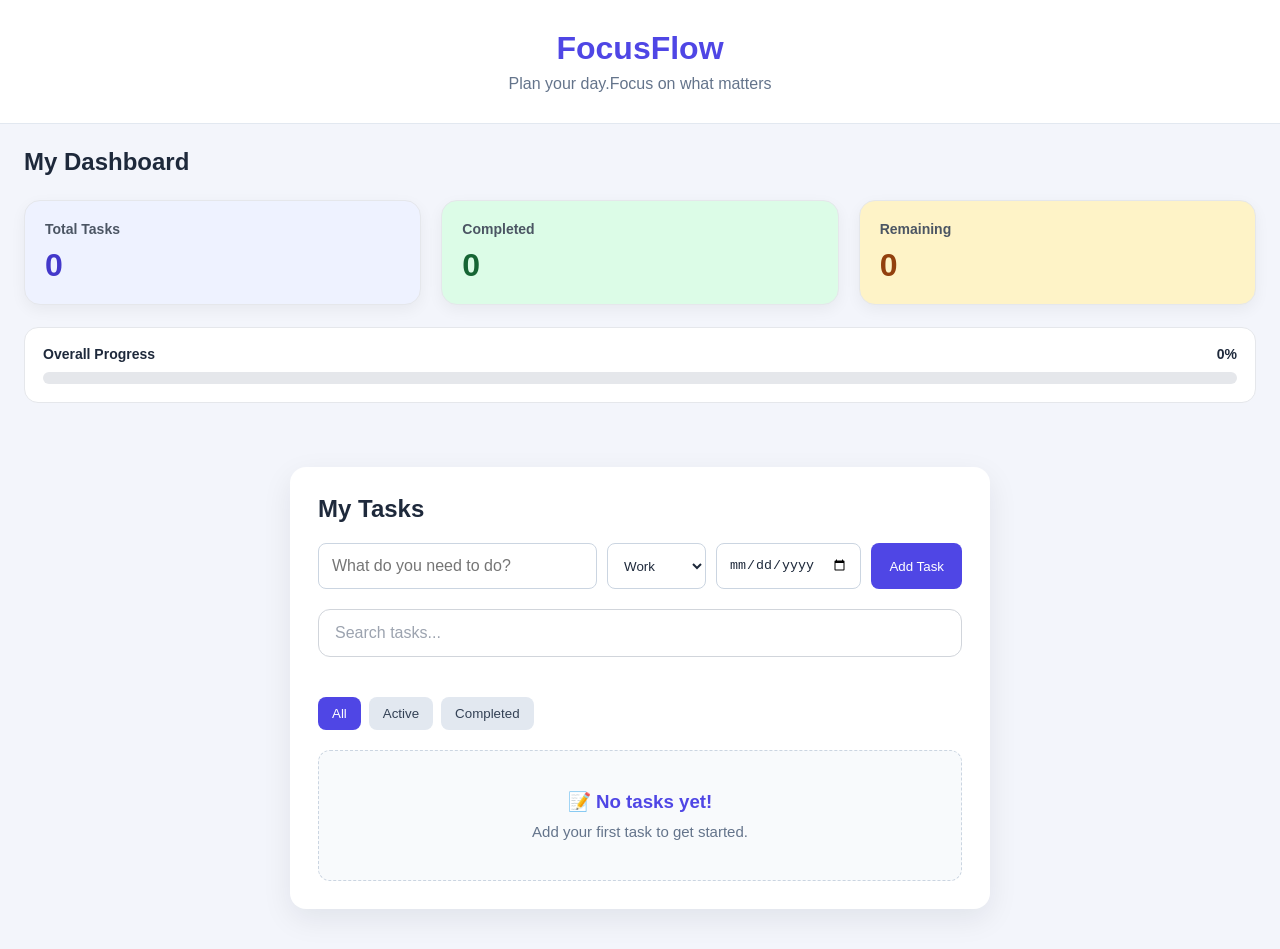
<file: index.html>
<!DOCTYPE html>
<html lang="en">

<head>
    <meta charset="UTF-8">
    <meta name="viewport" content="width=device-width, initial-scale=1.0">
    <title>FocusFlow | Productivity App</title>
    <link rel="stylesheet" href="style.css">
</head>

<body>
    <header>
        <h1>FocusFlow</h1>
        <p>Plan your day.Focus on what matters</p>
    </header>
    <main>
        
<section class="dashboard">
    <h2>My Dashboard</h2>

    <div class="dashboard-cards">
        <div class="dashboard-card total-card">
            <h3>Total Tasks</h3>
            <p id="totalTasks">0</p>
        </div>

        <div class="dashboard-card completed-card">
            <h3>Completed</h3>
            <p id="completedTasks">0</p>
        </div>

        <div class="dashboard-card remaining-card">
            <h3>Remaining</h3>
            <p id="remainingTasks">0</p>
        </div>
    </div>

    <div class="progress-section">
        <div class="progress-info">
            <span>Overall Progress</span>
            <span id="progressText">0%</span>
        </div>

        <div class="progress-track">
            <div id="progressBar"></div>
        </div>
    </div>
</section>

        <section class="task-section">
            <h2>My Tasks</h2>
            <form id="taskForm">
                <input type="text" id="taskInput" placeholder="What do you need to do?" required>


<select id="taskCategory">
    <option value="Work">Work</option>
    <option value="Personal">Personal</option>
    <option value="Study">Study</option>
</select>

<input type="date" id="taskDueDate">

                <button type="submit">Add Task</button>
            </form>
            <input type="text" id="searchInput" placeholder="Search tasks...">
<div class="task-filters">
    <button type="button" class="filter-btn active" data-filter="all">All</button>
    <button type="button" class="filter-btn" data-filter="active">Active</button>
    <button type="button" class="filter-btn" data-filter="Completed">Completed</button>
</div>
            <div id="taskList"></div>
        </section>


    </main>
    <script src="script.js"></script>
</body>

</html>
</file>
<file: style.css>
* {
    margin: 0;
    padding: 0;
    box-sizing: border-box;
}
body {
    font-family: Arial,  sans-serif;
    background-color: #f3f5fb;
    color: #1e293b;
    min-height: 100vh;
}
header {
    background:#ffffff ;
    padding: 30px 20px;
    text-align: center;
    border-bottom: 1px solid #e2e8f0;
}
header h1 {
    color: #4f46e5;
    font-size: 32px;margin-bottom: 8px;
}
header p {
    color: #64748b;
}
.task-section {
    max-width: 700px;
    margin: 40px auto;
    padding: 28px;
    background: #ffffff;
    border-radius: 16px;
    box-shadow: 0 10px 30px rgba(15, 23, 42, 0.08); 
}
.task-section h2 {
    margin-bottom: 20px;

}
#taskForm {
    display: flex;
    gap: 10px;
}
#taskInput {
    flex: 1;
    min-width: 0;
    padding: 13px;
    border: 1px solid #cbd5e1;
    border-radius: 8px;
    font-size: 16px;

}
#taskInput:focus {
       outline: 2px solid #a5b4fc;
    border-color: #4f46e5;
}
button {
    padding: 13px 18px;
    border: none;
    border-radius: 8px;
    background: #4f46e5;
    color: #ffffff;
    cursor: pointer;
    transition: background 0.2s ease, transform 0.2s ease;
}
button:hover {
    background: #3730a3;
    transform: translateY(-2px);
}
#taskList {
    margin-top: 20px;
}
@media (max-width: 520px) {
    .task-section {
        margin: 20px 12px;
        padding: 20px;
    }
     #taskForm {
        flex-direction: column;
    }
}
.task-card {
    background: #f8fafc;
    border: 1px solid #e2e8f0;
    border-radius: 10px;
    padding: 14px 16px;
    margin-bottom: 10px;
    color: #1e293b;
    transition: transform 0.2s ease, box-shadow 0.2s ease;
}
.task-card:hover {
    transform: translateY(-2px);
    box-shadow: 0 6px 15px rgba(15, 23, 42, 0.08);
}

.task-card {
    display: flex;
    align-items: center;
    gap: 10px;
}

.task-card span {
    flex: 1;
    overflow-wrap: anywhere;
}

.task-card .completed {
    text-decoration: line-through;
    color: #94a3b8;
}

.task-card button {
    padding: 9px 12px;
    flex-shrink: 0;
}

.task-card button:last-child {
    background: #dc2626;
}

.task-card button:last-child:hover {
    background: #b91c1c;
}

@media (max-width: 520px) {
    .task-card {
        flex-wrap: wrap;
    }
}

#taskForm select,
#taskForm input[type="date"] {
    padding: 12px;
    border: 1px solid #cbd5e1;
    border-radius: 8px;
    background: #ffffff;
    color: #1e293b;
    min-width: 0;
}

.task-details {
    color: #64748b;
    font-size: 12px;
}

.task-filters {
    display: flex;
    gap: 8px;
    margin: 20px 0;
    flex-wrap: wrap;
}

.task-filters .filter-btn {
    background: #e2e8f0;
    color: #334155;
    padding: 9px 14px;
}

.task-filters .filter-btn.active {
    background: #4f46e5;
    color: #ffffff;
}

/* Search box styling */
#searchInput {
    width: 100%;
    padding: 14px 16px;
    margin: 20px 0;
    border: 1px solid #d1d5db;
    border-radius: 12px;
    background-color: #ffffff;
    color: #1f2937;
    font-size: 16px;
    outline: none;
    box-sizing: border-box;
    transition: border-color 0.3s ease, box-shadow 0.3s ease;
}

#searchInput::placeholder {
    color: #9ca3af;
}

#searchInput:focus {
    border-color: #6366f1;
    box-shadow: 0 0 0 3px rgba(99, 102, 241, 0.15);
}

/* Smooth scrolling */
html {
    scroll-behavior: smooth;
}

/* Smooth animation for task cards */
.task-card {
    transition:
        transform 0.3s ease,
        box-shadow 0.3s ease,
        border-color 0.3s ease;
    transform-style: preserve-3d;
    perspective: 1000px;
    animation: taskAppear 0.45s ease both;
}

/* 3D hover effect */
.task-card:hover {
    transform: perspective(1000px) translateY(-5px) rotateX(2deg) rotateY(-1deg);
    box-shadow: 0 12px 25px rgba(0, 0, 0, 0.12);
}

/* Task card entrance animation */
@keyframes taskAppear {
    from {
        opacity: 0;
        transform: translateY(15px) scale(0.98);
    }

    to {
        opacity: 1;
        transform: translateY(0) scale(1);
    }
}

/* Buttons animation */
button {
    transition:
        transform 0.2s ease,
        box-shadow 0.2s ease,
        background-color 0.2s ease;
}

button:hover {
    transform: translateY(-2px);
    box-shadow: 0 5px 12px rgba(0, 0, 0, 0.12);
}

button:active {
    transform: translateY(1px) scale(0.98);
}

/* Input focus animation */
input:focus,
select:focus {
    transition: box-shadow 0.25s ease, border-color 0.25s ease;
}

/* Respect reduced-motion accessibility settings */
@media (prefers-reduced-motion: reduce) {
    *,
    *::before,
    *::after {
        animation-duration: 0.01ms !important;
        transition-duration: 0.01ms !important;
    }
}

/* Professional task card design */
.task-card {
    position: relative;
    padding: 18px;
    margin-bottom: 14px;
    border-radius: 14px;
    background: #ffffff;
    border: 1px solid #e5e7eb;
    box-shadow: 0 4px 12px rgba(0, 0, 0, 0.05);
}

/* Category badge */
.category-badge {
    display: inline-block;
    width: fit-content;
    padding: 5px 10px;
    border-radius: 20px;
    font-size: 12px;
    font-weight: 600;
}

.category-work {
    background: #dbeafe;
    color: #1d4ed8;
}

.category-personal {
    background: #fce7f3;
    color: #9d174d;
}

.category-study {
    background: #dcfce7;
    color: #166534;
}

/* Completed task */
.task-card[data-completed="true"] .task-text {
    text-decoration: line-through;
    color: #9ca3af;
}

/* Overdue task */
.task-card.overdue {
    border-left: 5px solid #dc2626;
    background: #fff7f7;
}

/* Small overdue label */
.overdue-label {
    color: #dc2626;
    font-size: 12px;
    font-weight: 700;
}

/* Dashboard layout */
.dashboard {
    margin-bottom: 30px;
}

.dashboard h2 {
    margin-bottom: 18px;
}

.dashboard-cards {
    display: grid;
    grid-template-columns: repeat(3, minmax(0, 1fr));
    gap: 16px;
}

.dashboard-card {
    padding: 20px;
    border-radius: 16px;
    background: #ffffff;
    border: 1px solid #e5e7eb;
    box-shadow: 0 5px 15px rgba(0, 0, 0, 0.05);
    transition: transform 0.25s ease, box-shadow 0.25s ease;
}

.dashboard-card:hover {
    transform: translateY(-4px);
    box-shadow: 0 10px 22px rgba(0, 0, 0, 0.1);
}

.dashboard-card h3 {
    margin: 0 0 10px;
    font-size: 14px;
    color: #4b5563;
}

.dashboard-card p {
    margin: 0;
    font-size: 32px;
    font-weight: 700;
}

.total-card {
    background: #eef2ff;
    color: #4338ca;
}

.completed-card {
    background: #dcfce7;
    color: #166534;
}

.remaining-card {
    background: #fef3c7;
    color: #92400e;
}

/* Progress bar */
.progress-section {
    margin-top: 22px;
    padding: 18px;
    background: #ffffff;
    border: 1px solid #e5e7eb;
    border-radius: 14px;
}

.progress-info {
    display: flex;
    justify-content: space-between;
    gap: 12px;
    margin-bottom: 10px;
    font-size: 14px;
    font-weight: 600;
}

.progress-track {
    height: 12px;
    overflow: hidden;
    background: #e5e7eb;
    border-radius: 20px;
}

#progressBar {
    width: 0%;
    height: 100%;
    background: linear-gradient(90deg, #6366f1, #8b5cf6);
    border-radius: 20px;
    transition: width 0.4s ease;
}

/* Mobile responsive layout */
/* Dashboard - Desktop */
.dashboard {
    width: 100%;
    box-sizing: border-box;
    padding: 24px;
    margin: 0 auto 28px;
}

.dashboard h2 {
    margin: 0 0 24px;
}

.dashboard-cards {
    display: grid;
    grid-template-columns: repeat(3, minmax(0, 1fr));
    gap: 20px;
}

/* Dashboard - Mobile */
@media (max-width: 600px) {
    .dashboard {
        padding: 16px;
    }

    .dashboard-cards {
        grid-template-columns: 1fr;
    }

    .dashboard-card {
        padding: 16px;
    }
}

.dashboard h2 {
    margin: 0 0 24px;
}


.dashboard-cards {
    display: grid;
    grid-template-columns: repeat(3, minmax(0, 1fr));
    gap: 20px;
}
.empty-state {
    text-align: center;
    padding: 40px 20px;
    color: #64748b;
    background: #f8fafc;
    border: 1px dashed #cbd5e1;
    border-radius: 12px;
    margin-top: 20px;
}

.empty-state h3 {
    color: #4f46e5;
    margin-bottom: 10px;
}

.empty-state p {
    margin: 0;
    font-size: 15px;
}
</file>
<file: productivity app/style.css>
* {
    margin: 0;
    padding: 0;
    box-sizing: border-box;
}
body {
    font-family: Arial,  sans-serif;
    background-color: #f3f5fb;
    color: #1e293b;
    min-height: 100vh;
}
header {
    background:#ffffff ;
    padding: 30px 20px;
    text-align: center;
    border-bottom: 1px solid #e2e8f0;
}
header h1 {
    color: #4f46e5;
    font-size: 32px;margin-bottom: 8px;
}
header p {
    color: #64748b;
}
.task-section {
    max-width: 700px;
    margin: 40px auto;
    padding: 28px;
    background: #ffffff;
    border-radius: 16px;
    box-shadow: 0 10px 30px rgba(15, 23, 42, 0.08); 
}
.task-section h2 {
    margin-bottom: 20px;

}
#taskForm {
    display: flex;
    gap: 10px;
}
#taskInput {
    flex: 1;
    min-width: 0;
    padding: 13px;
    border: 1px solid #cbd5e1;
    border-radius: 8px;
    font-size: 16px;

}
#taskInput:focus {
       outline: 2px solid #a5b4fc;
    border-color: #4f46e5;
}
button {
    padding: 13px 18px;
    border: none;
    border-radius: 8px;
    background: #4f46e5;
    color: #ffffff;
    cursor: pointer;
    transition: background 0.2s ease, transform 0.2s ease;
}
button:hover {
    background: #3730a3;
    transform: translateY(-2px);
}
#taskList {
    margin-top: 20px;
}
@media (max-width: 520px) {
    .task-section {
        margin: 20px 12px;
        padding: 20px;
    }
     #taskForm {
        flex-direction: column;
    }
}
.task-card {
    background: #f8fafc;
    border: 1px solid #e2e8f0;
    border-radius: 10px;
    padding: 14px 16px;
    margin-bottom: 10px;
    color: #1e293b;
    transition: transform 0.2s ease, box-shadow 0.2s ease;
}
.task-card:hover {
    transform: translateY(-2px);
    box-shadow: 0 6px 15px rgba(15, 23, 42, 0.08);
}

.task-card {
    display: flex;
    align-items: center;
    gap: 10px;
}

.task-card span {
    flex: 1;
    overflow-wrap: anywhere;
}

.task-card .completed {
    text-decoration: line-through;
    color: #94a3b8;
}

.task-card button {
    padding: 9px 12px;
    flex-shrink: 0;
}

.task-card button:last-child {
    background: #dc2626;
}

.task-card button:last-child:hover {
    background: #b91c1c;
}

@media (max-width: 520px) {
    .task-card {
        flex-wrap: wrap;
    }
}

#taskForm select,
#taskForm input[type="date"] {
    padding: 12px;
    border: 1px solid #cbd5e1;
    border-radius: 8px;
    background: #ffffff;
    color: #1e293b;
    min-width: 0;
}

.task-details {
    color: #64748b;
    font-size: 12px;
}

.task-filters {
    display: flex;
    gap: 8px;
    margin: 20px 0;
    flex-wrap: wrap;
}

.task-filters .filter-btn {
    background: #e2e8f0;
    color: #334155;
    padding: 9px 14px;
}

.task-filters .filter-btn.active {
    background: #4f46e5;
    color: #ffffff;
}

/* Search box styling */
#searchInput {
    width: 100%;
    padding: 14px 16px;
    margin: 20px 0;
    border: 1px solid #d1d5db;
    border-radius: 12px;
    background-color: #ffffff;
    color: #1f2937;
    font-size: 16px;
    outline: none;
    box-sizing: border-box;
    transition: border-color 0.3s ease, box-shadow 0.3s ease;
}

#searchInput::placeholder {
    color: #9ca3af;
}

#searchInput:focus {
    border-color: #6366f1;
    box-shadow: 0 0 0 3px rgba(99, 102, 241, 0.15);
}

/* Smooth scrolling */
html {
    scroll-behavior: smooth;
}

/* Smooth animation for task cards */
.task-card {
    transition:
        transform 0.3s ease,
        box-shadow 0.3s ease,
        border-color 0.3s ease;
    transform-style: preserve-3d;
    perspective: 1000px;
    animation: taskAppear 0.45s ease both;
}

/* 3D hover effect */
.task-card:hover {
    transform: perspective(1000px) translateY(-5px) rotateX(2deg) rotateY(-1deg);
    box-shadow: 0 12px 25px rgba(0, 0, 0, 0.12);
}

/* Task card entrance animation */
@keyframes taskAppear {
    from {
        opacity: 0;
        transform: translateY(15px) scale(0.98);
    }

    to {
        opacity: 1;
        transform: translateY(0) scale(1);
    }
}

/* Buttons animation */
button {
    transition:
        transform 0.2s ease,
        box-shadow 0.2s ease,
        background-color 0.2s ease;
}

button:hover {
    transform: translateY(-2px);
    box-shadow: 0 5px 12px rgba(0, 0, 0, 0.12);
}

button:active {
    transform: translateY(1px) scale(0.98);
}

/* Input focus animation */
input:focus,
select:focus {
    transition: box-shadow 0.25s ease, border-color 0.25s ease;
}

/* Respect reduced-motion accessibility settings */
@media (prefers-reduced-motion: reduce) {
    *,
    *::before,
    *::after {
        animation-duration: 0.01ms !important;
        transition-duration: 0.01ms !important;
    }
}

/* Professional task card design */
.task-card {
    position: relative;
    padding: 18px;
    margin-bottom: 14px;
    border-radius: 14px;
    background: #ffffff;
    border: 1px solid #e5e7eb;
    box-shadow: 0 4px 12px rgba(0, 0, 0, 0.05);
}

/* Category badge */
.category-badge {
    display: inline-block;
    width: fit-content;
    padding: 5px 10px;
    border-radius: 20px;
    font-size: 12px;
    font-weight: 600;
}

.category-work {
    background: #dbeafe;
    color: #1d4ed8;
}

.category-personal {
    background: #fce7f3;
    color: #9d174d;
}

.category-study {
    background: #dcfce7;
    color: #166534;
}

/* Completed task */
.task-card[data-completed="true"] .task-text {
    text-decoration: line-through;
    color: #9ca3af;
}

/* Overdue task */
.task-card.overdue {
    border-left: 5px solid #dc2626;
    background: #fff7f7;
}

/* Small overdue label */
.overdue-label {
    color: #dc2626;
    font-size: 12px;
    font-weight: 700;
}

/* Dashboard layout */
.dashboard {
    margin-bottom: 30px;
}

.dashboard h2 {
    margin-bottom: 18px;
}

.dashboard-cards {
    display: grid;
    grid-template-columns: repeat(3, minmax(0, 1fr));
    gap: 16px;
}

.dashboard-card {
    padding: 20px;
    border-radius: 16px;
    background: #ffffff;
    border: 1px solid #e5e7eb;
    box-shadow: 0 5px 15px rgba(0, 0, 0, 0.05);
    transition: transform 0.25s ease, box-shadow 0.25s ease;
}

.dashboard-card:hover {
    transform: translateY(-4px);
    box-shadow: 0 10px 22px rgba(0, 0, 0, 0.1);
}

.dashboard-card h3 {
    margin: 0 0 10px;
    font-size: 14px;
    color: #4b5563;
}

.dashboard-card p {
    margin: 0;
    font-size: 32px;
    font-weight: 700;
}

.total-card {
    background: #eef2ff;
    color: #4338ca;
}

.completed-card {
    background: #dcfce7;
    color: #166534;
}

.remaining-card {
    background: #fef3c7;
    color: #92400e;
}

/* Progress bar */
.progress-section {
    margin-top: 22px;
    padding: 18px;
    background: #ffffff;
    border: 1px solid #e5e7eb;
    border-radius: 14px;
}

.progress-info {
    display: flex;
    justify-content: space-between;
    gap: 12px;
    margin-bottom: 10px;
    font-size: 14px;
    font-weight: 600;
}

.progress-track {
    height: 12px;
    overflow: hidden;
    background: #e5e7eb;
    border-radius: 20px;
}

#progressBar {
    width: 0%;
    height: 100%;
    background: linear-gradient(90deg, #6366f1, #8b5cf6);
    border-radius: 20px;
    transition: width 0.4s ease;
}

/* Mobile responsive layout */
/* Dashboard - Desktop */
.dashboard {
    width: 100%;
    box-sizing: border-box;
    padding: 24px;
    margin: 0 auto 28px;
}

.dashboard h2 {
    margin: 0 0 24px;
}

.dashboard-cards {
    display: grid;
    grid-template-columns: repeat(3, minmax(0, 1fr));
    gap: 20px;
}

/* Dashboard - Mobile */
@media (max-width: 600px) {
    .dashboard {
        padding: 16px;
    }

    .dashboard-cards {
        grid-template-columns: 1fr;
    }

    .dashboard-card {
        padding: 16px;
    }
}

.dashboard h2 {
    margin: 0 0 24px;
}


.dashboard-cards {
    display: grid;
    grid-template-columns: repeat(3, minmax(0, 1fr));
    gap: 20px;
}
.empty-state {
    text-align: center;
    padding: 40px 20px;
    color: #64748b;
    background: #f8fafc;
    border: 1px dashed #cbd5e1;
    border-radius: 12px;
    margin-top: 20px;
}

.empty-state h3 {
    color: #4f46e5;
    margin-bottom: 10px;
}

.empty-state p {
    margin: 0;
    font-size: 15px;
}
</file>
